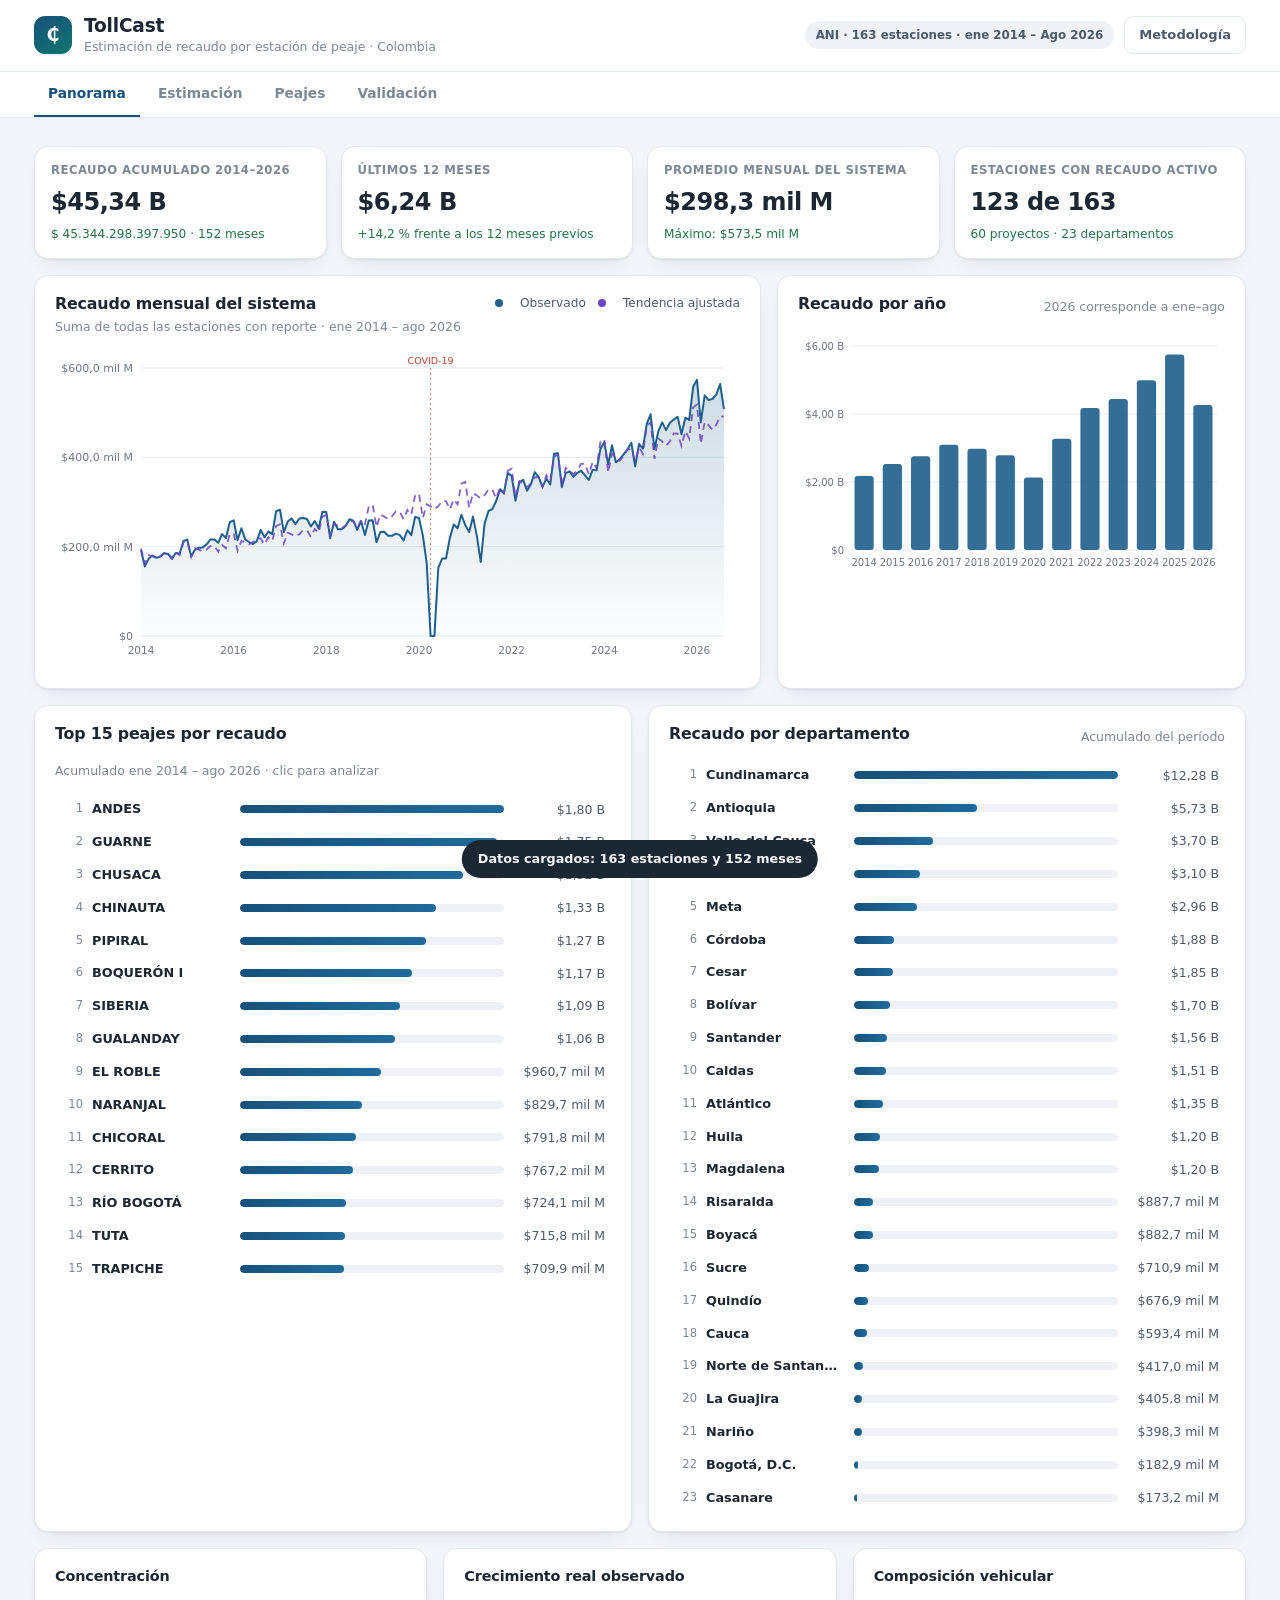
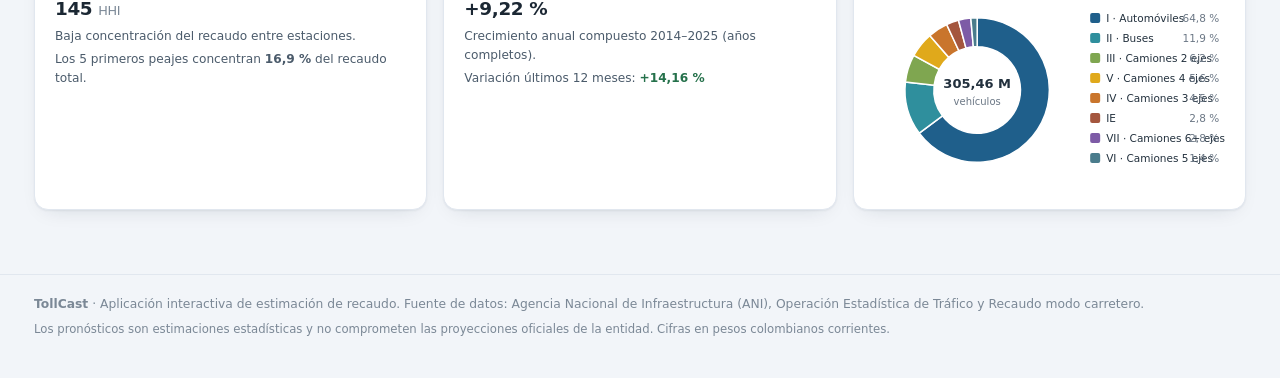
<file: web/index.html>
<!DOCTYPE html>
<html lang="es">
<head>
<meta charset="utf-8">
<meta name="viewport" content="width=device-width, initial-scale=1">
<title>TollCast · Estimación de recaudo por peaje</title>
<meta name="description" content="Aplicación interactiva para estimar el recaudo de cada estación de peaje de Colombia y el total del sistema. Entrena con los primeros 10 años (2014-2023) y valida con los últimos años.">
<link rel="stylesheet" href="css/styles.css">
</head>
<body>
<header class="topbar">
  <div class="brand">
    <span class="brand-mark" aria-hidden="true">₵</span>
    <div>
      <h1>TollCast</h1>
      <p>Estimación de recaudo por estación de peaje · Colombia</p>
    </div>
  </div>
  <div class="topbar-meta">
    <span id="fuente-corta" class="pill pill-suave"></span>
    <button id="btn-ayuda" class="btn btn-ghost" type="button">Metodología</button>
  </div>
</header>

<nav class="tabs" role="tablist">
  <button class="tab is-active" role="tab" aria-selected="true" data-tab="panorama">Panorama</button>
  <button class="tab" role="tab" aria-selected="false" data-tab="estimacion">Estimación</button>
  <button class="tab" role="tab" aria-selected="false" data-tab="peajes">Peajes</button>
  <button class="tab" role="tab" aria-selected="false" data-tab="validacion">Validación</button>
</nav>

<main>
  <!-- ══════════════════════════════ PANORAMA ══════════════════════════════ -->
  <section id="tab-panorama" class="panel is-active" role="tabpanel">
    <div class="kpis" id="kpis-panorama"></div>

    <div class="grid grid-panorama">
      <article class="card">
        <header class="card-head">
          <div>
            <h2>Recaudo mensual del sistema</h2>
            <p class="card-sub">Suma de todas las estaciones con reporte · ene 2014 – ago 2026</p>
          </div>
          <div class="leyenda">
            <span class="dot dot-real"></span> Observado
            <span class="dot dot-tend"></span> Tendencia ajustada
          </div>
        </header>
        <div id="chart-sistema" class="chart"></div>
      </article>

      <article class="card">
        <header class="card-head">
          <h2>Recaudo por año</h2>
          <p class="card-sub">2026 corresponde a ene–ago</p>
        </header>
        <div id="chart-anual" class="chart"></div>
      </article>
    </div>

    <div class="grid grid-2">
      <article class="card">
        <header class="card-head">
          <h2>Top 15 peajes por recaudo</h2>
          <p class="card-sub">Acumulado ene 2014 – ago 2026 · clic para analizar</p>
        </header>
        <div id="top-peajes"></div>
      </article>

      <article class="card">
        <header class="card-head">
          <h2>Recaudo por departamento</h2>
          <p class="card-sub">Acumulado del período</p>
        </header>
        <div id="top-departamentos"></div>
      </article>
    </div>

    <div class="grid grid-3">
      <article class="card kpi-card">
        <h3>Concentración</h3>
        <div id="card-hhi"></div>
      </article>
      <article class="card kpi-card">
        <h3>Crecimiento real observado</h3>
        <div id="card-crecimiento"></div>
      </article>
      <article class="card kpi-card">
        <h3>Composición vehicular</h3>
        <div id="card-mix"></div>
      </article>
    </div>
  </section>

  <!-- ═════════════════════════════ ESTIMACIÓN ═════════════════════════════ -->
  <section id="tab-estimacion" class="panel" role="tabpanel">
    <div class="grid grid-sidebar">
      <aside class="card sticky">
        <h2>Parámetros</h2>
        <div class="field">
          <label for="sel-peaje">Estación de peaje</label>
          <select id="sel-peaje" class="input"></select>
          <p class="hint" id="hint-peaje"></p>
        </div>
        <div class="field">
          <label for="sel-horizonte">Horizonte del pronóstico</label>
          <select id="sel-horizonte" class="input">
            <option value="6">6 meses</option>
            <option value="12" selected>12 meses</option>
            <option value="18">18 meses</option>
            <option value="24">24 meses</option>
          </select>
        </div>
        <div class="field">
          <label for="sel-modelo">Modelo</label>
          <select id="sel-modelo" class="input"></select>
          <p class="hint" id="hint-modelo"></p>
        </div>
        <div class="field">
          <label for="rng-crec">Crecimiento anual a proyectar <output id="out-crec"></output></label>
          <input id="rng-crec" class="input" type="range" min="-5" max="20" step="0.5" value="8">
          <div class="range-labels"><span>−5 %</span><span>20 %</span></div>
          <label class="check"><input type="checkbox" id="chk-auto" checked> Usar crecimiento estimado de los datos</label>
        </div>
        <div class="field">
          <label for="sel-base">Base de la estimación</label>
          <select id="sel-base" class="input">
            <option value="ultimo">Últimos datos · ago 2026</option>
            <option value="entrenamiento">Primeros 10 años · dic 2023</option>
          </select>
          <p class="hint" id="hint-base"></p>
        </div>
        <div class="acciones">
          <button id="btn-estimar" class="btn btn-primary" type="button">Estimar recaudo</button>
          <button id="btn-export-csv" class="btn btn-ghost" type="button">Descargar CSV</button>
        </div>
      </aside>

      <div class="stack">
        <article class="card">
          <header class="card-head">
            <div>
              <h2 id="est-titulo">Estimación de recaudo</h2>
              <p class="card-sub" id="est-sub"></p>
            </div>
            <div class="leyenda">
            <span class="dot dot-real"></span> Observado
            <span class="dot dot-tend"></span> Tendencia
            <span class="dot dot-proy"></span> Pronóstico
          </div>
          <span class="pill" id="est-estado"></span>
          </header>
          <div class="kpis kpis-inline" id="est-kpis"></div>
          <div id="est-aviso" hidden></div>
          <div id="chart-estimacion" class="chart"></div>
          <div class="tabla-x"><table class="tabla" id="tabla-estimacion"></table></div>
        </article>

        <article class="card">
          <header class="card-head">
            <div>
              <h2>Comparación contra lo observado</h2>
              <p class="card-sub">Modelo entrenado con los primeros 10 años (ene 2014 – dic 2023) frente a lo observado en 2024–2026</p>
            </div>
          </header>
          <div class="kpis kpis-inline" id="est-metricas"></div>
          <h3 class="mini-title">Serie mensual del período de prueba
            <span class="leyenda leyenda-inline"><span class="dot dot-real"></span>Observado
            <span class="dot dot-proy"></span>Pronosticado</span></h3>
          <div id="chart-comparacion" class="chart"></div>
        </article>

        <article class="card">
          <header class="card-head">
            <div>
              <h2>Resumen estadístico del peaje</h2>
              <p class="card-sub" id="est-stats-sub"></p>
            </div>
          </header>
          <div class="grid grid-2">
            <dl class="stats" id="est-stats"></dl>
            <div>
              <h3 class="mini-title">Estacionalidad (base 100)</h3>
              <div id="chart-estacional" class="chart"></div>
              <h3 class="mini-title">Recaudo por año</h3>
              <div id="chart-peaje-anual" class="chart"></div>
            </div>
          </div>
        </article>

        <article class="card card-report">
          <div>
            <h2>Reporte de análisis</h2>
            <p class="card-sub">Documento con estadísticas, pronóstico, validación y diagnóstico de la estación seleccionada.</p>
          </div>
          <div class="acciones">
            <button id="btn-reporte" class="btn btn-primary btn-lg" type="button">Generar reporte del peaje</button>
            <button id="btn-reporte-html" class="btn btn-ghost" type="button">Descargar HTML</button>
          </div>
        </article>
      </div>
    </div>

    <article class="card">
      <header class="card-head">
        <div>
          <h2>Estimación del total del sistema</h2>
          <p class="card-sub">Suma de las 163 estaciones aplicando el mismo modelo y horizonte</p>
        </div>
        <div class="acciones acciones-inline">
          <button id="btn-csv-total" class="btn btn-ghost" type="button">Descargar totales</button>
        </div>
      </header>
      <div class="kpis kpis-inline" id="total-kpis"></div>
      <div id="chart-total-sistema" class="chart"></div>
      <div class="tabla-scroll">
        <div class="tabla-x"><table class="tabla" id="tabla-total"></table></div>
      </div>
    </article>
  </section>

  <!-- ══════════════════════════════ PEAJES ════════════════════════════════ -->
  <section id="tab-peajes" class="panel" role="tabpanel">
    <article class="card">
      <header class="card-head">
        <div>
          <h2>Resumen estadístico por estación</h2>
          <p class="card-sub">163 estaciones · clic en una fila para abrir el análisis detallado</p>
        </div>
        <div class="acciones acciones-inline">
          <input id="buscar-peaje" class="input" type="search" placeholder="Buscar peaje, municipio o proyecto…">
          <select id="filtro-dep" class="input"></select>
          <button id="btn-csv-peajes" class="btn btn-ghost" type="button">CSV</button>
        </div>
      </header>
      <div class="tabla-scroll tabla-alta">
        <table class="tabla tabla-sortable tabla-responsive" id="tabla-peajes"></table>
      </div>
    </article>
  </section>

  <!-- ════════════════════════════ VALIDACIÓN ══════════════════════════════ -->
  <section id="tab-validacion" class="panel" role="tabpanel">
    <article class="card">
      <header class="card-head">
        <div>
          <h2>Entrenamiento y prueba</h2>
          <p class="card-sub" id="val-sub"></p>
        </div>
      </header>
      <div class="kpis" id="val-kpis"></div>
      <div class="grid grid-2">
        <div>
          <h3 class="mini-title">Total del sistema: observado vs pronosticado
            <span class="leyenda leyenda-inline"><span class="dot dot-real"></span>Observado
            <span class="dot dot-proy"></span>Pronosticado</span></h3>
          <div id="chart-val-total" class="chart"></div>
        </div>
        <div>
          <h3 class="mini-title">Error absoluto porcentual por año de prueba</h3>
          <div id="chart-val-error" class="chart"></div>
        </div>
      </div>
    </article>

    <article class="card">
      <header class="card-head">
        <div>
          <h2>Comparación de modelos</h2>
          <p class="card-sub">Todos los modelos se entrenan igual (mismos datos) y se evalúan contra el mismo período de prueba</p>
        </div>
      </header>
      <div class="tabla-x"><table class="tabla" id="tabla-modelos"></table></div>
      <p class="nota" id="nota-modelo"></p>
    </article>

    <article class="card">
      <header class="card-head">
        <div>
          <h2>Desempeño por estación en el período de prueba</h2>
          <p class="card-sub">MAPE = error absoluto porcentual medio; menor es mejor</p>
        </div>
        <div class="acciones acciones-inline">
          <select id="filtro-val" class="input">
            <option value="peores">Ver los 25 con mayor error</option>
            <option value="mejores">Ver los 25 con menor error</option>
            <option value="todos">Ver todos</option>
          </select>
        </div>
      </header>
      <div class="tabla-scroll tabla-alta">
        <table class="tabla tabla-responsive" id="tabla-val-peajes"></table>
      </div>
    </article>

    <article class="card">
      <header class="card-head">
        <div>
          <h2>Calidad de los datos</h2>
          <p class="card-sub">Diagnóstico de la serie histórica: cierres, estaciones sombra y meses sin reporte</p>
        </div>
      </header>
      <div class="tabla-x" id="calidad-datos"></div>
    </article>
  </section>
</main>

<footer class="footer">
  <p><strong>TollCast</strong> · Aplicación interactiva de estimación de recaudo. Fuente de datos: Agencia Nacional de Infraestructura (ANI), Operación Estadística de Tráfico y Recaudo modo carretero.</p>
  <p class="footer-small">Los pronósticos son estimaciones estadísticas y no comprometen las proyecciones oficiales de la entidad. Cifras en pesos colombianos corrientes.</p>
</footer>

<!-- Modal metodología -->
<div class="modal" id="modal-ayuda" hidden>
  <div class="modal-box" role="dialog" aria-modal="true" aria-labelledby="modal-titulo">
    <header class="modal-head">
      <h2 id="modal-titulo">Metodología</h2>
      <button class="btn-close" type="button" aria-label="Cerrar" data-close>×</button>
    </header>
    <div class="modal-body">
      <h3>Datos</h3>
      <p>Se usa el reporte mensual por estación de peaje de la ANI: 163 estaciones (peajes y estaciones de conteo), 152 meses entre enero de 2014 y agosto de 2026, con recaudo total, tráfico total y tarifas por categoría vehicular.</p>
      <h3>Entrenamiento y prueba</h3>
      <p>El modelo se entrena con los <strong>primeros 10 años</strong> (enero 2014 – diciembre 2023, 120 meses) y se prueba con los <strong>últimos 32 meses</strong> (enero 2024 – agosto 2026). El corte es ajustable en la pestaña de estimación.</p>
      <h3>Modelo</h3>
      <p>Para cada estación se ajusta una <strong>regresión log-lineal robusta</strong> (mínimos cuadrados reponderados de Huber) sobre el logaritmo del recaudo, con una tendencia temporal y 12 efectos estacionales mensuales. La forma logarítmica convierte la tendencia en una tasa de crecimiento y reduce el peso de los meses atípicos (paros, COVID, cierres).</p>
      <p>Las estaciones con menos de 18 meses de datos usan un modelo estacional con crecimiento, y las estaciones cerradas o de conteo (recaudo cero) se proyectan en cero.</p>
      <h3>Interpretación</h3>
      <p>El pronóstico expresa el recaudo esperado en pesos corrientes. La banda del gráfico corresponde a ±1 error estándar del ajuste. El MAPE del período de prueba mide el error porcentual medio por mes.</p>
      <h3>Limitaciones</h3>
      <p>Cambios tarifarios discrecionales, nuevas concesiones, reversiones de peajes y choques macroeconómicos no se anticipan con la serie histórica. Los resultados son estimaciones estadísticas.</p>
    </div>
  </div>
</div>

<!-- Modal reporte -->
<div class="modal modal-reporte" id="modal-reporte" hidden>
  <div class="modal-box modal-box-lg" role="dialog" aria-modal="true" aria-labelledby="rep-titulo">
    <header class="modal-head no-print">
      <h2>Reporte de análisis</h2>
      <div class="acciones acciones-inline">
        <button class="btn btn-primary" type="button" id="btn-imprimir">Imprimir / PDF</button>
        <button class="btn btn-ghost" type="button" id="btn-descargar-rep">Descargar HTML</button>
        <button class="btn-close" type="button" aria-label="Cerrar" data-close>×</button>
      </div>
    </header>
    <div class="modal-body report-scroll">
      <div id="reporte" class="reporte"></div>
    </div>
  </div>
</div>

<div class="toast" id="toast" role="status" aria-live="polite"></div>

<script type="module" src="js/app.js"></script>
</body>
</html>
</file>
<file: web/css/styles.css>
:root {
  --bg: #f2f5f9;
  --surface: #ffffff;
  --ink: #1b2733;
  --ink-2: #4b5b6b;
  --ink-3: #7b8896;
  --line: #e1e7ef;
  --line-2: #eef2f7;
  --primary: #17517a;
  --primary-2: #1f6b9c;
  --primary-soft: #e7f0f7;
  --accent: #0f766e;
  --accent-soft: #e2f4f1;
  --warn: #b4740c;
  --warn-soft: #fdf2df;
  --danger: #b4442c;
  --danger-soft: #fbe9e4;
  --ok: #25714b;
  --ok-soft: #e5f4ec;
  --shadow: 0 1px 2px rgba(16, 35, 56, .06), 0 8px 22px -12px rgba(16, 35, 56, .18);
  --chart-real: #1f5f8b;
  --chart-proy: #e08d1b;
  --chart-tend: #6b46c1;
  --chart-grid: #e5e9ef;
  --chart-axis: #6b7785;
  --chart-ink: #22303d;
  --chart-band: rgba(224, 141, 27, .16);
  --chart-accent: #0f766e;
  --chart-danger: #b4442c;
  --radius: 14px;
  --radius-sm: 9px;
  --font: "Inter", "Segoe UI", system-ui, -apple-system, "Helvetica Neue", Arial, sans-serif;
}

@media (prefers-color-scheme: dark) {
  :root:not([data-theme="light"]) {
    --bg: #131a21;
    --surface: #1a232c;
    --ink: #e7edf4;
    --ink-2: #a9b6c4;
    --ink-3: #7f8d9c;
    --line: #2a3641;
    --line-2: #232e38;
    --primary: #4f9ccb;
    --primary-2: #6cb4dd;
    --primary-soft: #1e3242;
    --accent: #4fbfb0;
    --accent-soft: #17332f;
    --warn: #e0aa4d;
    --warn-soft: #33291a;
    --danger: #e08066;
    --danger-soft: #37221d;
    --ok: #6ec394;
    --ok-soft: #1a2f24;
    --shadow: 0 1px 2px rgba(0, 0, 0, .3), 0 10px 26px -14px rgba(0, 0, 0, .6);
    --chart-real: #6cb4dd;
    --chart-proy: #f0b258;
    --chart-tend: #b39ae0;
    --chart-grid: #2a3641;
    --chart-axis: #8b98a7;
    --chart-ink: #e7edf4;
    --chart-band: rgba(240, 178, 88, .14);
    --chart-accent: #64cbbd;
    --chart-danger: #e08066;
  }
}

* { box-sizing: border-box; }

html, body { margin: 0; padding: 0; }

body {
  background: var(--bg);
  color: var(--ink);
  font-family: var(--font);
  font-size: 14px;
  line-height: 1.55;
  -webkit-font-smoothing: antialiased;
}

h1, h2, h3 { margin: 0; line-height: 1.25; letter-spacing: -.01em; }
h1 { font-size: 1.16rem; font-weight: 700; }
h2 { font-size: .99rem; font-weight: 640; }
h3 { font-size: .9rem; font-weight: 620; }
p { margin: 0; }

/* ───────────────────────────── barra superior ───────────────────────────── */
.topbar {
  display: flex; align-items: center; justify-content: space-between; gap: 16px;
  padding: 14px clamp(16px, 3vw, 34px);
  background: var(--surface);
  border-bottom: 1px solid var(--line);
  position: sticky; top: 0; z-index: 30;
  flex-wrap: wrap;
}
.brand { display: flex; align-items: center; gap: 12px; }
.brand-mark {
  width: 38px; height: 38px; border-radius: 11px;
  display: grid; place-items: center;
  background: linear-gradient(145deg, var(--primary), var(--accent));
  color: #fff; font-weight: 700; font-size: 1.2rem;
}
.brand p { color: var(--ink-3); font-size: .78rem; }
.topbar-meta { display: flex; align-items: center; gap: 10px; flex-wrap: wrap; }

.pill {
  display: inline-flex; align-items: center; gap: 6px;
  padding: 4px 10px; border-radius: 999px;
  font-size: .74rem; font-weight: 600;
  background: var(--primary-soft); color: var(--primary);
  border: 1px solid transparent;
  white-space: nowrap;
}
.pill-suave { background: var(--line-2); color: var(--ink-2); }
.pill-ok { background: var(--ok-soft); color: var(--ok); }
.pill-warn { background: var(--warn-soft); color: var(--warn); }
.pill-danger { background: var(--danger-soft); color: var(--danger); }
.pill-accent { background: var(--accent-soft); color: var(--accent); }

/* ─────────────────────────────── pestañas ───────────────────────────────── */
.tabs {
  display: flex; gap: 4px; padding: 0 clamp(16px, 3vw, 34px);
  background: var(--surface); border-bottom: 1px solid var(--line);
  position: sticky; top: 67px; z-index: 25; overflow-x: auto;
}
.tab {
  appearance: none; border: 0; background: none; cursor: pointer;
  padding: 11px 14px; font: inherit; font-weight: 600; font-size: .86rem;
  color: var(--ink-3); border-bottom: 2.5px solid transparent; white-space: nowrap;
}
.tab:hover { color: var(--ink); }
.tab.is-active { color: var(--primary); border-bottom-color: var(--primary); }

main { padding: clamp(16px, 2.4vw, 28px) clamp(16px, 3vw, 34px) 48px; max-width: 1500px; margin: 0 auto; }
.panel { display: none; animation: fade .22s ease; }
.panel.is-active { display: block; }
@keyframes fade { from { opacity: 0; transform: translateY(4px); } to { opacity: 1; transform: none; } }

/* ─────────────────────────────── tarjetas ───────────────────────────────── */
.card {
  background: var(--surface);
  border: 1px solid var(--line);
  border-radius: var(--radius);
  padding: 18px 20px;
  box-shadow: var(--shadow);
  min-width: 0;
}
.card + .card, .stack > .card + .card { margin-top: 16px; }
.grid > .card + .card { margin-top: 0; }
.card-head { display: flex; align-items: flex-start; justify-content: space-between; gap: 14px; margin-bottom: 14px; flex-wrap: wrap; }
.card-sub { color: var(--ink-3); font-size: .78rem; margin-top: 3px; }
.card-wide { grid-column: span 2; }
.grid { display: grid; gap: 16px; margin-bottom: 16px; }
.grid-2 { grid-template-columns: repeat(2, minmax(0, 1fr)); }
.grid-3 { grid-template-columns: repeat(3, minmax(0, 1fr)); }
.grid-sidebar { grid-template-columns: 312px minmax(0, 1fr); align-items: start; }
.grid-panorama { grid-template-columns: minmax(0, 1.55fr) minmax(0, 1fr); }
.stack > * + * { margin-top: 16px; }
.sticky { position: sticky; top: 118px; }

@media (max-width: 1080px) {
  .grid-2, .grid-3, .grid-sidebar, .grid-panorama { grid-template-columns: minmax(0, 1fr); }
  .grid-sidebar > .sticky { position: static; }
  .card-wide { grid-column: auto; }
}

/* ──────────────────────────────── KPIs ──────────────────────────────────── */
.kpis { display: grid; grid-template-columns: repeat(auto-fit, minmax(196px, 1fr)); gap: 14px; margin-bottom: 16px; }
.kpis-inline { margin: 4px 0 18px; }
.kpi {
  background: var(--surface); border: 1px solid var(--line); border-radius: var(--radius);
  padding: 14px 16px; box-shadow: var(--shadow);
}
.kpi-label { font-size: .73rem; font-weight: 650; letter-spacing: .04em; text-transform: uppercase; color: var(--ink-3); }
.kpi-value { font-size: 1.5rem; font-weight: 700; letter-spacing: -.02em; margin-top: 5px; font-variant-numeric: tabular-nums; }
.kpi-value.sm { font-size: 1.15rem; }
.kpi-foot { font-size: .76rem; color: var(--ink-2); margin-top: 4px; }
.kpi-card h3 { margin-bottom: 10px; }

.mini-kpi { padding: 0; background: none; }
.mini-kpi .kpi-value { font-size: 1.2rem; }

/* ─────────────────────────────── gráficos ───────────────────────────────── */
.chart { width: 100%; min-height: 120px; position: relative; }
.chart svg { display: block; overflow: visible; }
.chart-tip {
  position: absolute; top: 6px; transform: translateX(-50%);
  background: rgba(22, 34, 46, .94); color: #fff; padding: 6px 9px;
  border-radius: 7px; font-size: .74rem; line-height: 1.4; pointer-events: none;
  opacity: 0; transition: opacity .12s; white-space: nowrap; z-index: 5;
}
.leyenda { display: flex; align-items: center; gap: 12px; font-size: .76rem; color: var(--ink-2); }
.leyenda-inline { display: inline-flex; margin-left: 14px; font-weight: 500; font-size: .72rem; vertical-align: middle; }
.dot { width: 8px; height: 8px; border-radius: 50%; display: inline-block; margin-right: 5px; }
.dot-real { background: #1f5f8b; }
.dot-proy { background: #e08d1b; }
.dot-tend { background: #6b46c1; }

/* ─────────────────────────── barras horizontales ────────────────────────── */
.hbars { display: flex; flex-direction: column; gap: 3px; }
.hbar {
  display: grid; grid-template-columns: 22px minmax(96px, 1.05fr) minmax(60px, 2fr) 92px;
  align-items: center; gap: 9px;
  background: none; border: 0; border-radius: 7px; padding: 5px 6px;
  font: inherit; text-align: left; color: var(--ink); cursor: pointer;
}
.hbar:disabled { cursor: default; }
.hbar:hover:not(:disabled) { background: var(--line-2); }
.hbar-rank { font-size: .72rem; color: var(--ink-3); text-align: right; font-variant-numeric: tabular-nums; }
.hbar-name { font-size: .8rem; font-weight: 550; overflow: hidden; text-overflow: ellipsis; white-space: nowrap; }
.hbar-track { height: 8px; background: var(--line-2); border-radius: 99px; overflow: hidden; }
.hbar-fill { display: block; height: 100%; border-radius: 99px; background: linear-gradient(90deg, var(--primary), var(--primary-2)); }
.hbar-val { font-size: .78rem; font-variant-numeric: tabular-nums; color: var(--ink-2); text-align: right; }

/* ────────────────────────────── formularios ─────────────────────────────── */
.field { margin-bottom: 15px; }
.field label { display: block; font-size: .77rem; font-weight: 640; color: var(--ink-2); margin-bottom: 5px; }
.field output { float: right; font-variant-numeric: tabular-nums; color: var(--primary); font-weight: 700; }
.input {
  width: 100%; padding: 8px 10px; font: inherit; font-size: .83rem;
  color: var(--ink); background: var(--surface);
  border: 1px solid var(--line); border-radius: var(--radius-sm);
}
.input:focus-visible { outline: 2px solid var(--primary-2); outline-offset: 1px; }
input[type="range"].input { padding: 0; height: 26px; accent-color: var(--primary); }
input[type="search"].input { min-width: 230px; }
.range-labels { display: flex; justify-content: space-between; font-size: .7rem; color: var(--ink-3); }
.hint { font-size: .73rem; color: var(--ink-3); margin-top: 5px; }
.check { display: flex; align-items: center; gap: 7px; margin-top: 8px; font-weight: 500 !important; font-size: .77rem !important; color: var(--ink-2); }
.check input { accent-color: var(--primary); }

.acciones { display: flex; gap: 8px; flex-wrap: wrap; }
.acciones-inline { align-items: center; flex-wrap: nowrap; }
.acciones-inline .input { width: auto; min-width: 150px; max-width: 260px; }
@media (max-width: 720px) {
  .acciones-inline { flex-wrap: wrap; }
  .acciones-inline .input { width: 100%; max-width: none; }
}

@media (max-width: 560px) {
  .topbar { padding: 10px 14px; gap: 8px; }
  .brand-mark { width: 32px; height: 32px; font-size: 1rem; }
  h1 { font-size: 1.02rem; }
  .brand p { font-size: .72rem; }
  .tabs { top: 0; position: static; padding: 0 8px; }
  .tab { padding: 9px 10px; font-size: .8rem; }
  main { padding: 14px 12px 36px; }
  .card { padding: 14px 14px; border-radius: 12px; }
  .kpi-value { font-size: 1.3rem; }
  .kpis { grid-template-columns: repeat(auto-fit, minmax(150px, 1fr)); gap: 10px; }
  .stats { grid-template-columns: minmax(0, 1fr); }
  .modal { padding: 0; }
  .modal-box { max-height: 100vh; border-radius: 0; }
  .reporte { padding: 18px 16px; }
  .reporte .rep-ficha { grid-template-columns: repeat(2, 1fr); }
  .reporte .rep-kpis { grid-template-columns: repeat(2, 1fr); }
  .footer { padding: 16px 14px 32px; }
}
.btn {
  appearance: none; border: 1px solid transparent; cursor: pointer;
  padding: 8px 14px; border-radius: var(--radius-sm);
  font: inherit; font-size: .82rem; font-weight: 620;
  transition: background .15s, border-color .15s, transform .05s;
}
.btn:active { transform: translateY(1px); }
.btn-primary { background: var(--primary); color: #fff; }
.btn-primary:hover { background: var(--primary-2); }
.btn-ghost { background: var(--surface); color: var(--ink-2); border-color: var(--line); }
.btn-ghost:hover { background: var(--line-2); color: var(--ink); }
.btn-lg { padding: 11px 20px; font-size: .88rem; }

/* ─────────────────────────────── tablas ─────────────────────────────────── */
.tabla { width: 100%; border-collapse: collapse; font-size: .79rem; }
.tabla th, .tabla td { padding: 7px 8px; text-align: right; border-bottom: 1px solid var(--line-2); white-space: nowrap; }
.tabla th:first-child, .tabla td:first-child { text-align: left; }
.tabla thead th {
  font-size: .71rem; text-transform: uppercase; letter-spacing: .035em;
  color: var(--ink-3); font-weight: 680; border-bottom: 1px solid var(--line);
  position: sticky; top: 0; background: var(--surface); z-index: 1;
}
.tabla tbody tr:hover { background: var(--line-2); }
.tabla .num { font-variant-numeric: tabular-nums; }
.tabla-scroll { overflow: auto; max-height: 520px; border: 1px solid var(--line-2); border-radius: var(--radius-sm); }
.tabla-x { overflow-x: auto; -webkit-overflow-scrolling: touch; }
.tabla-alta { max-height: 640px; }
.tabla-sortable th { cursor: pointer; user-select: none; }
.tabla-sortable th:hover { color: var(--ink); }
.tabla-sortable th[data-dir]::after { content: " ▲"; font-size: .62rem; }
.tabla-sortable th[data-dir="desc"]::after { content: " ▼"; }
.tabla tr.clic { cursor: pointer; }
.pos { color: var(--ok); }
.neg { color: var(--danger); }
.muted { color: var(--ink-3); }
.fila-total td { font-weight: 700; background: var(--line-2); border-top: 1px solid var(--line); }

/* ─────────────────────────── listas de estadísticas ─────────────────────── */
.stats { display: grid; grid-template-columns: repeat(2, minmax(0, 1fr)); gap: 0 22px; margin: 0; }
.stats > div { display: flex; justify-content: space-between; gap: 10px; padding: 6px 0; border-bottom: 1px dashed var(--line); }
.stats dt { font-size: .77rem; color: var(--ink-2); }
.stats dd { margin: 0; font-size: .79rem; font-weight: 640; font-variant-numeric: tabular-nums; }
.mini-title { font-size: .79rem; font-weight: 650; color: var(--ink-2); margin: 6px 0 8px; }
.vacio { color: var(--ink-3); font-size: .82rem; padding: 12px 0; }
.aviso {
  font-size: .8rem; color: var(--ink-2); background: var(--warn-soft);
  border-left: 3px solid var(--warn); border-radius: var(--radius-sm);
  padding: 9px 12px; margin: 0 0 14px;
}
.nota { font-size: .78rem; color: var(--ink-2); margin-top: 12px; padding: 10px 12px; background: var(--primary-soft); border-radius: var(--radius-sm); }

/* ───────────────────────────── bloque reporte ───────────────────────────── */
.card-report {
  display: flex; align-items: center; justify-content: space-between; gap: 18px; flex-wrap: wrap;
  border-color: color-mix(in srgb, var(--primary) 34%, var(--line));
  background: linear-gradient(135deg, color-mix(in srgb, var(--primary-soft) 60%, var(--surface)), var(--surface) 62%);
}

/* ─────────────────────────────── modal ──────────────────────────────────── */
.modal {
  position: fixed; inset: 0; z-index: 100;
  background: rgba(15, 25, 35, .5); backdrop-filter: blur(2px);
  display: flex; align-items: center; justify-content: center; padding: 18px;
}
.modal[hidden] { display: none; }
.modal-box {
  background: var(--surface); border-radius: var(--radius); width: min(760px, 100%);
  max-height: 92vh; display: flex; flex-direction: column; box-shadow: 0 24px 60px -18px rgba(0, 0, 0, .5);
}
.modal-box-lg { width: min(1000px, 100%); }
.modal-head {
  display: flex; align-items: center; justify-content: space-between; gap: 12px;
  padding: 14px 20px; border-bottom: 1px solid var(--line);
}
.modal-body { padding: 20px; overflow: auto; }
.modal-body h3 { margin: 16px 0 6px; color: var(--primary); font-size: .86rem; }
.modal-body h3:first-child { margin-top: 0; }
.modal-body p { font-size: .83rem; color: var(--ink-2); margin-bottom: 8px; }
.btn-close {
  appearance: none; border: 0; background: none; cursor: pointer;
  font-size: 1.5rem; line-height: 1; color: var(--ink-3); padding: 0 4px;
}
.btn-close:hover { color: var(--ink); }
.report-scroll { background: var(--bg); }

/* ─────────────────────────── documento reporte ──────────────────────────── */
.reporte {
  background: #fff; color: #1b2733; padding: 34px 38px; border-radius: 10px;
  max-width: 860px; margin: 0 auto;
  font-size: 12.4px; line-height: 1.55;
}
.reporte h1 { font-size: 20px; margin-bottom: 2px; color: #123c5c; }
.reporte h2 { font-size: 13.6px; margin: 24px 0 8px; color: #123c5c; padding-bottom: 4px; border-bottom: 1.6px solid #dbe5ee; }
.reporte h3 { font-size: 12.4px; margin: 14px 0 5px; }
.reporte p { margin-bottom: 8px; }
.reporte ul { margin: 0 0 10px 18px; padding: 0; }
.reporte li { margin-bottom: 4px; }
.reporte table { width: 100%; border-collapse: collapse; margin: 8px 0 12px; font-size: 11.4px; }
.reporte th, .reporte td { border: 1px solid #dde5ee; padding: 5px 7px; text-align: right; }
.reporte th { background: #f2f6fa; font-weight: 650; color: #33475b; text-align: right; }
.reporte th:first-child, .reporte td:first-child { text-align: left; }
.reporte .rep-head { display: flex; justify-content: space-between; align-items: flex-start; gap: 20px; border-bottom: 3px solid #123c5c; padding-bottom: 12px; }
.reporte .rep-meta { font-size: 11px; color: #5d6f7f; text-align: right; line-height: 1.7; }
.reporte .rep-ficha { display: grid; grid-template-columns: repeat(3, 1fr); gap: 8px; margin: 12px 0 4px; }
.reporte .rep-ficha div { background: #f5f9fc; border: 1px solid #e2eaf2; border-radius: 6px; padding: 7px 9px; }
.reporte .rep-ficha span { display: block; font-size: 10px; text-transform: uppercase; letter-spacing: .04em; color: #6c7d8d; }
.reporte .rep-ficha strong { font-size: 12px; }
.reporte .rep-kpis { display: grid; grid-template-columns: repeat(4, 1fr); gap: 8px; margin: 10px 0 14px; }
.reporte .rep-kpis div { border: 1px solid #e2eaf2; border-left: 3px solid #1f5f8b; border-radius: 5px; padding: 8px 10px; background: #fafcfe; }
.reporte .rep-kpis span { display: block; font-size: 9.6px; text-transform: uppercase; letter-spacing: .04em; color: #6c7d8d; }
.reporte .rep-kpis strong { font-size: 13px; color: #123c5c; font-variant-numeric: tabular-nums; }
.reporte .rep-nota { font-size: 10.6px; color: #5d6f7f; border-top: 1px solid #e2eaf2; padding-top: 8px; margin-top: 16px; }
.reporte .rep-badge { display: inline-block; padding: 2px 7px; border-radius: 99px; font-size: 10px; font-weight: 650; }
.reporte .rep-badge.ok { background: #e5f4ec; color: #1f6a45; }
.reporte .rep-badge.warn { background: #fdf2df; color: #8a5a0a; }
.reporte .rep-badge.danger { background: #fbe9e4; color: #93341f; }

/* ─────────────────────────────── pie ────────────────────────────────────── */
.footer {
  border-top: 1px solid var(--line); padding: 20px clamp(16px, 3vw, 34px) 40px;
  color: var(--ink-3); font-size: .77rem; max-width: 1500px; margin: 0 auto;
}
.footer-small { margin-top: 6px; font-size: .73rem; }

/* ─────────────────────────────── toast ──────────────────────────────────── */
.toast {
  position: fixed; bottom: 22px; left: 50%; transform: translate(-50%, 14px);
  background: var(--ink); color: var(--bg); padding: 9px 16px; border-radius: 99px;
  font-size: .8rem; font-weight: 560; opacity: 0; pointer-events: none;
  transition: opacity .2s, transform .2s; z-index: 200;
}
.toast.show { opacity: 1; transform: translate(-50%, 0); }

/* ─────────────────────────── impresión / PDF ────────────────────────────── */
@media print {
  @page { margin: 14mm; }
  body { background: #fff; }
  .topbar, .tabs, main, .footer, .no-print, .toast { display: none !important; }
  .modal { position: static; background: none; padding: 0; display: block; }
  .modal-box-lg { box-shadow: none; max-height: none; width: 100%; }
  .modal-head { display: none !important; }
  .modal-body { padding: 0; overflow: visible; }
  .reporte { max-width: none; padding: 0; box-shadow: none; font-size: 10.6pt; }
  .reporte h2 { break-after: avoid; }
  .reporte table { break-inside: avoid; }
}

/* ─────────────────────── tablas en modo tarjeta (móvil) ──────────────────── */
@media (max-width: 760px) {
  .tabla-responsive { display: block; }
  .tabla-responsive thead { display: none; }
  .tabla-responsive tbody, .tabla-responsive tfoot { display: block; }
  .tabla-responsive tr {
    display: block; padding: 9px 4px; border-bottom: 1px solid var(--line);
  }
  .tabla-responsive tr:last-child { border-bottom: 0; }
  .tabla-responsive td {
    display: flex; align-items: baseline; justify-content: space-between; gap: 12px;
    padding: 3px 6px; border: 0; white-space: normal; text-align: right;
  }
  .tabla-responsive td:first-child {
    display: block; font-size: .9rem; padding: 2px 6px 7px; text-align: left;
  }
  .tabla-responsive td:first-child::before { content: none; }
  .tabla-responsive td[data-label]::before {
    content: attr(data-label);
    font-size: .72rem; color: var(--ink-3); font-weight: 600; text-align: left;
    flex: 0 0 auto;
  }
  .tabla-scroll, .tabla-alta { max-height: none; overflow: visible; }
  .tabla-x { overflow: visible; }
}
</file>
